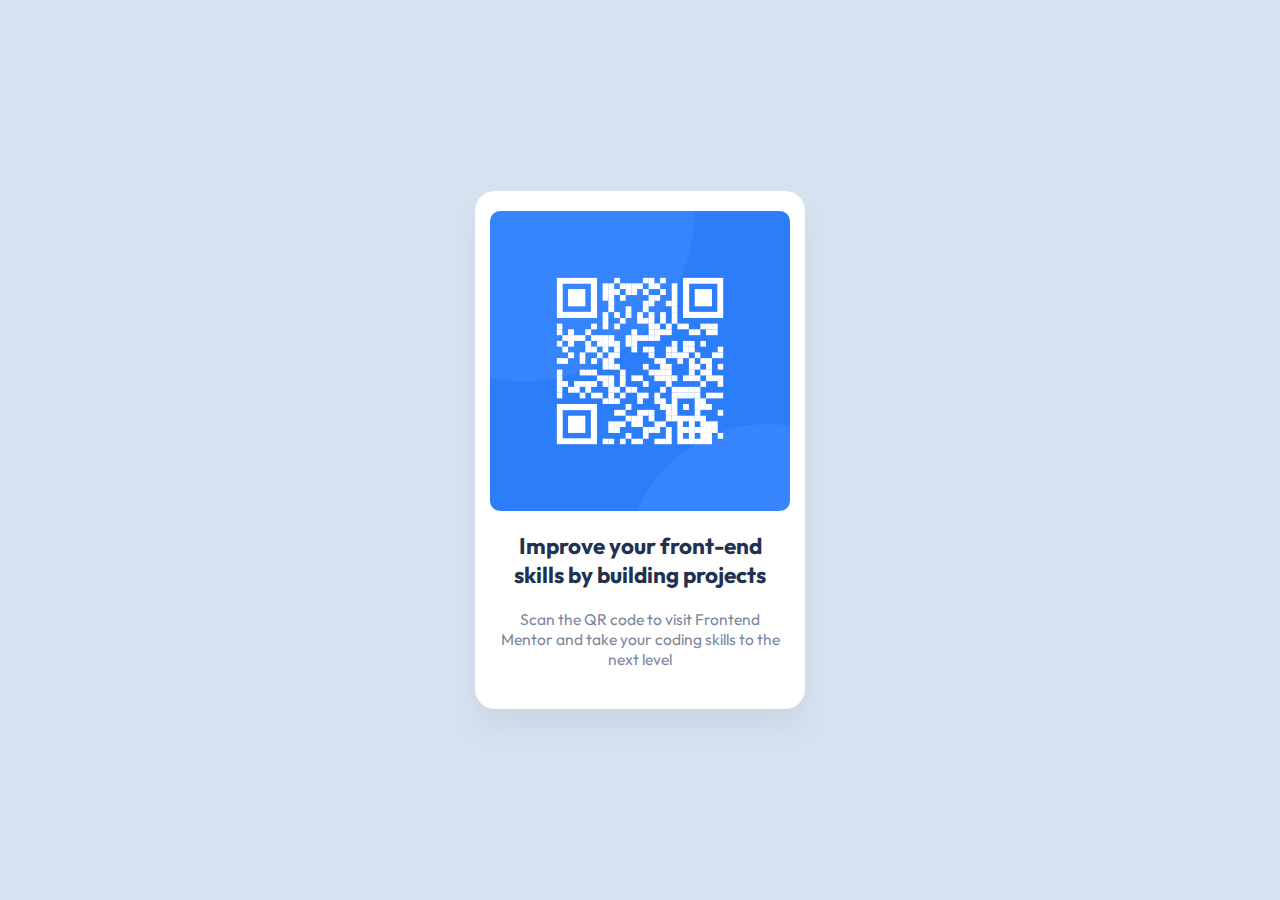
<file: index.html>
<!DOCTYPE html>
<html lang="en">
<head>
    <meta charset="UTF-8">
    <meta http-equiv="X-UA-Compatible" content="IE=edge">
    <meta name="viewport" content="width=device-width, initial-scale=1.0">
    <title>frontend mentor qr code</title>
    <link rel="stylesheet" href="style.css">
</head>
<body>
    <main class="container">
        <img src="./images/image-qr-code.png" alt="QR Code to Frontend Mentor site">
        <h1>Improve your front-end skills by building projects</h1>
        <p>Scan the QR code to visit Frontend Mentor and take your coding skills to the next level</p>
    </main>
</body>
</html>
</file>
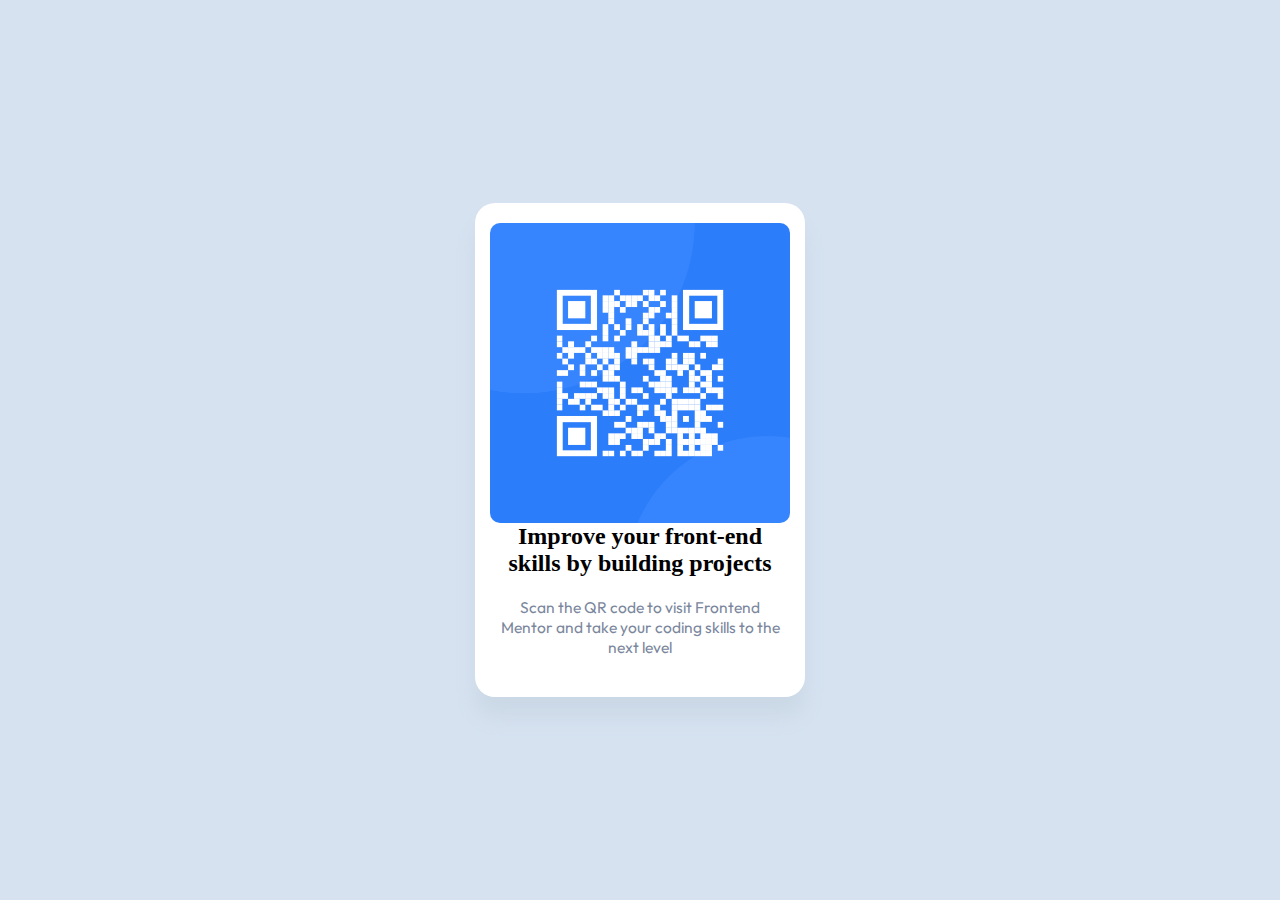
<file: qrcodefrontendmentor.html>
<!DOCTYPE html>
<html lang="en">
<head>
    <meta charset="UTF-8">
    <meta http-equiv="X-UA-Compatible" content="IE=edge">
    <meta name="viewport" content="width=device-width, initial-scale=1.0">
    <title>frontend mentor qr code</title>
    <link rel="stylesheet" href="style.css">
</head>
<body>
    <div class="container">
        <img src="./images/image-qr-code.png">
        <h2>Improve your front-end skills by building projects</h2>
        <p>Scan the QR code to visit Frontend Mentor and take your coding skills to the next level</p>
    </div>
</body>
</html>
</file>
<file: style.css>
@import url('https://fonts.googleapis.com/css2?family=Outfit:wght@400;700&display=swap');

*{

    margin: 0;
    padding: 0;
}
body{
    display: flex;
    align-items: center;
    justify-content: center;
    min-height: 100vh;
    background-color: hsl(212, 45%, 89%)

}
h1{
    font-family: 'Outfit', sans-serif;
    font-weight: 700;
    color: hsl(218, 44%, 22%);
    padding-top: 20px;
    font-size: 1.40625rem;
    text-align: center;
}

p{
    font-family: 'Outfit', sans-serif;
    font-weight: 400;
    color: hsl(220, 15%, 55%);
    padding: 20px 0px;
    font-size: 0.9735rem;
    text-align: center;
}

img{
    border-radius: 10px;
    width: 300px;
    height: 300px;
}
.container{
    background-color: hsl(0, 0%, 100%);
    display: flex;
    text-align: center;
    flex-direction: column;
    align-items: center;
    border-radius: 20px;
    max-width: 290px;
    padding: 20px;
    box-shadow: 0px 20px 20px 0px hsl(212, 35%, 85%);
}
</file>
